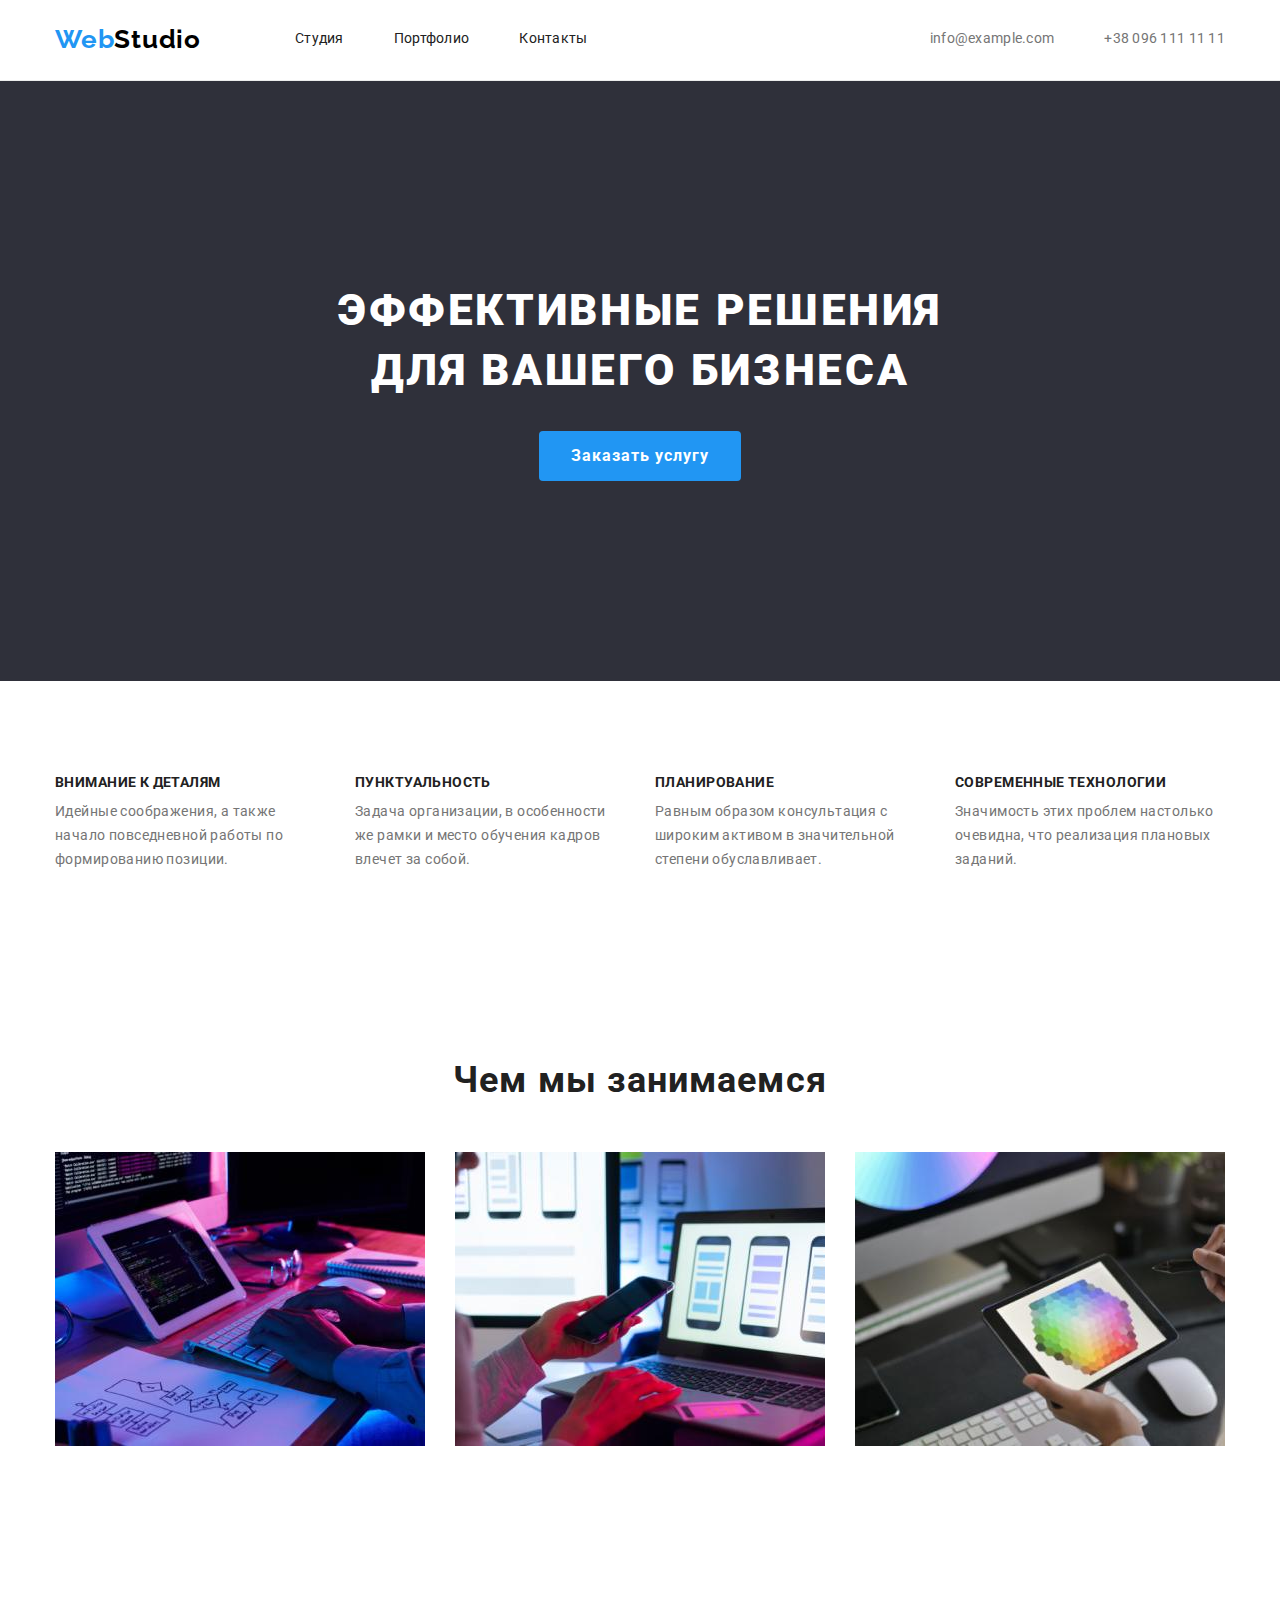
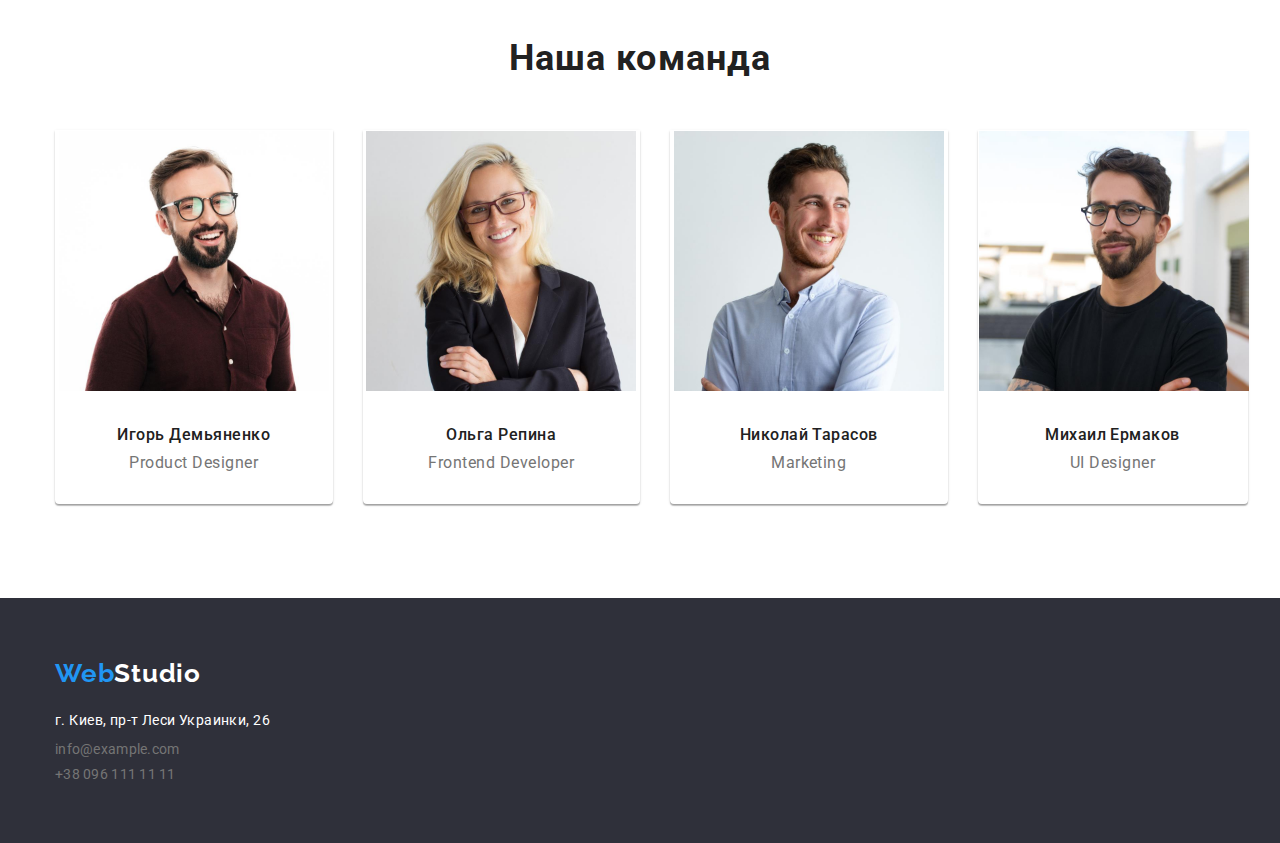
<file: index.html>
<!DOCTYPE html>
<html lang="ru">

<head>
    <meta charset="UTF-8">
    <meta http-equiv="X-UA-Compatible" content="IE=edge">
    <meta name="viewport" content="width=device-width, initial-scale=1.0">
    <title><goit-markup-hw-03></title>
    <link rel="preconnect" href="https://fonts.gstatic.com">
    <link rel="stylesheet" href="https://cdnjs.cloudflare.com/ajax/libs/modern-normalize/1.0.0/modern-normalize.css">
    <link
        href="https://fonts.googleapis.com/css2?family=Raleway:wght@700&family=Roboto:wght@400;500;700;900&display=swap"
        rel="stylesheet">
    <link rel="stylesheet" href="./css/styles.css">
</head>

<body>
    <!--Верхняя линия-->
    <header>
        <div class="container top-line">
            <nav class="nav-top-line">
                <a class="link-logo" href="index.html"><span class="web">Web</span><span class="studio">Studio</span></a>
                <ul class="list nav">

                    <li class="item"><a class="link-nav" href="./index.html">Студия</a></li>
                    <li class="item"><a class="link-nav" href="./portfolio.html">Портфолио</a></li>
                    <li class="item"><a class="link-nav" href="">Контакты</a></li>
                    
                </ul>
            </nav>
            <ul class="list contact">

                <li class="item"><a href="mailto:info@example.com">info@example.com</a></li>
                <li class="item"><a href="tel:+380961111111">+38 096 111 11 11</a></li>

            </ul>
        </div>
    </header>
    <main>
        <!--Шапка-->
        <section class="cap section">
            <div class="container">
                <h1 class="cap-title">Эффективные решения<br> для вашего бизнеса</h1>
                <button type="button" class="cap-button">Заказать услугу</button>
            </div>
        </section>
        <!--Особенности-->
        <section class="features section">
            <div class="container">
                <h2 class="hidden-title">#</h2>
                <ul class="list features-list">

                    <li class="features-item">
                        <h3 class="features-title">Внимание к деталям</h3>
                        <p class="features-text">Идейные соображения, а также начало повседневной работы по формированию позиции.</p>
                    </li>

                    <li class="features-item">
                        <h3 class="features-title">Пунктуальность</h3>
                        <p class="features-text">Задача организации, в особенности же рамки и место обучения кадров влечет за собой.</p>
                    </li>

                    <li class="features-item">
                        <h3 class="features-title">Планирование</h3>
                        <p class="features-text">Равным образом консультация с широким активом в значительной степени обуславливает.</p>
                    </li>

                    <li class="features-item">
                        <h3 class="features-title">Современные технологии</h3>
                        <p class="features-text">Значимость этих проблем настолько очевидна, что реализация плановых заданий.</p>
                    </li>

                </ul>
            </div>
        </section>
        <!--Чем мы занимаемся-->
        <section class="we-do section">
            <div class="container">
                <h2 class="header-two-level">Чем мы занимаемся</h2>
                <ul class="list we-do-list">

                    <li class="we-do-item"><img src="./images/imageshomework1/boxone.jpg" alt="Руки человека, который печатает на клавиатуре" width="370"></li>
                    <li class="we-do-item"><img src="./images/imageshomework1/boxtwo.jpg" alt="Телефон в женских руках" width="370"></li>
                    <li class="we-do-item"><img src="./images/imageshomework1/boxtree.jpg" alt="Планшет с изображением палитры цветов в женских руках" width="370"></li>

                </ul>
            </div>
        </section>
        <!--Наша команда-->
        <section class="team section">
            <div class="container">
                <h2 class="header-two-level">Наша команда</h2>
                <ul class="list team-list">

                    <li class="team-card">
                        <img class="team-photo" src="./images/imageshomework1/oneimg.jpg" alt="Фото мужчины" width="270">
                        <h4 class="team-title">Игорь Демьяненко</h4>
                        <p class="team-text">Product Designer</p>
                    </li>

                    <li class="team-card">
                        <img class="team-photo" src="./images/imageshomework1/twoimg.jpg" alt="Фото женщины" width="270">
                        <h4 class="team-title">Ольга Репина</h4>
                        <p class="team-text">Frontend Developer</p>
                    </li>

                    <li class="team-card">
                        <img class="team-photo" src="./images/imageshomework1/treeimg.jpg" alt="Фото мужчины" width="270">
                        <h4 class="team-title">Николай Тарасов</h4>
                        <p class="team-text">Marketing</p>
                    </li>

                    <li class="team-card">
                        <img class="team-photo" src="./images/imageshomework1/fourimg.jpg" alt="Фото мужчины" width="270">
                        <h4 class="team-title">Михаил Ермаков</h4>
                        <p class="team-text">UI Designer</p>
                    </li>

                </ul>
            </div>
        </section>
    </main>
    <!--Подвал-->
    <footer class="footer">
        <div class="container">
            <a href="index.html" class="footer-logo"><span class="web">Web</span><span class="studio studio-footer">Studio</span></a>
            <address>

                <span class="address">г. Киев, пр-т Леси Украинки, 26<br></span>
                <div class="list contact contact-footer">
                    <a class="address-mail" href="mailto:info@example.com">info@example.com<br></a>
                    <a class="address-tel" href="tel:+380961111111">+38 096 111 11 11</a>
                </div>

            </address>
        </div>
    </footer>
</body>
</html>
</file>
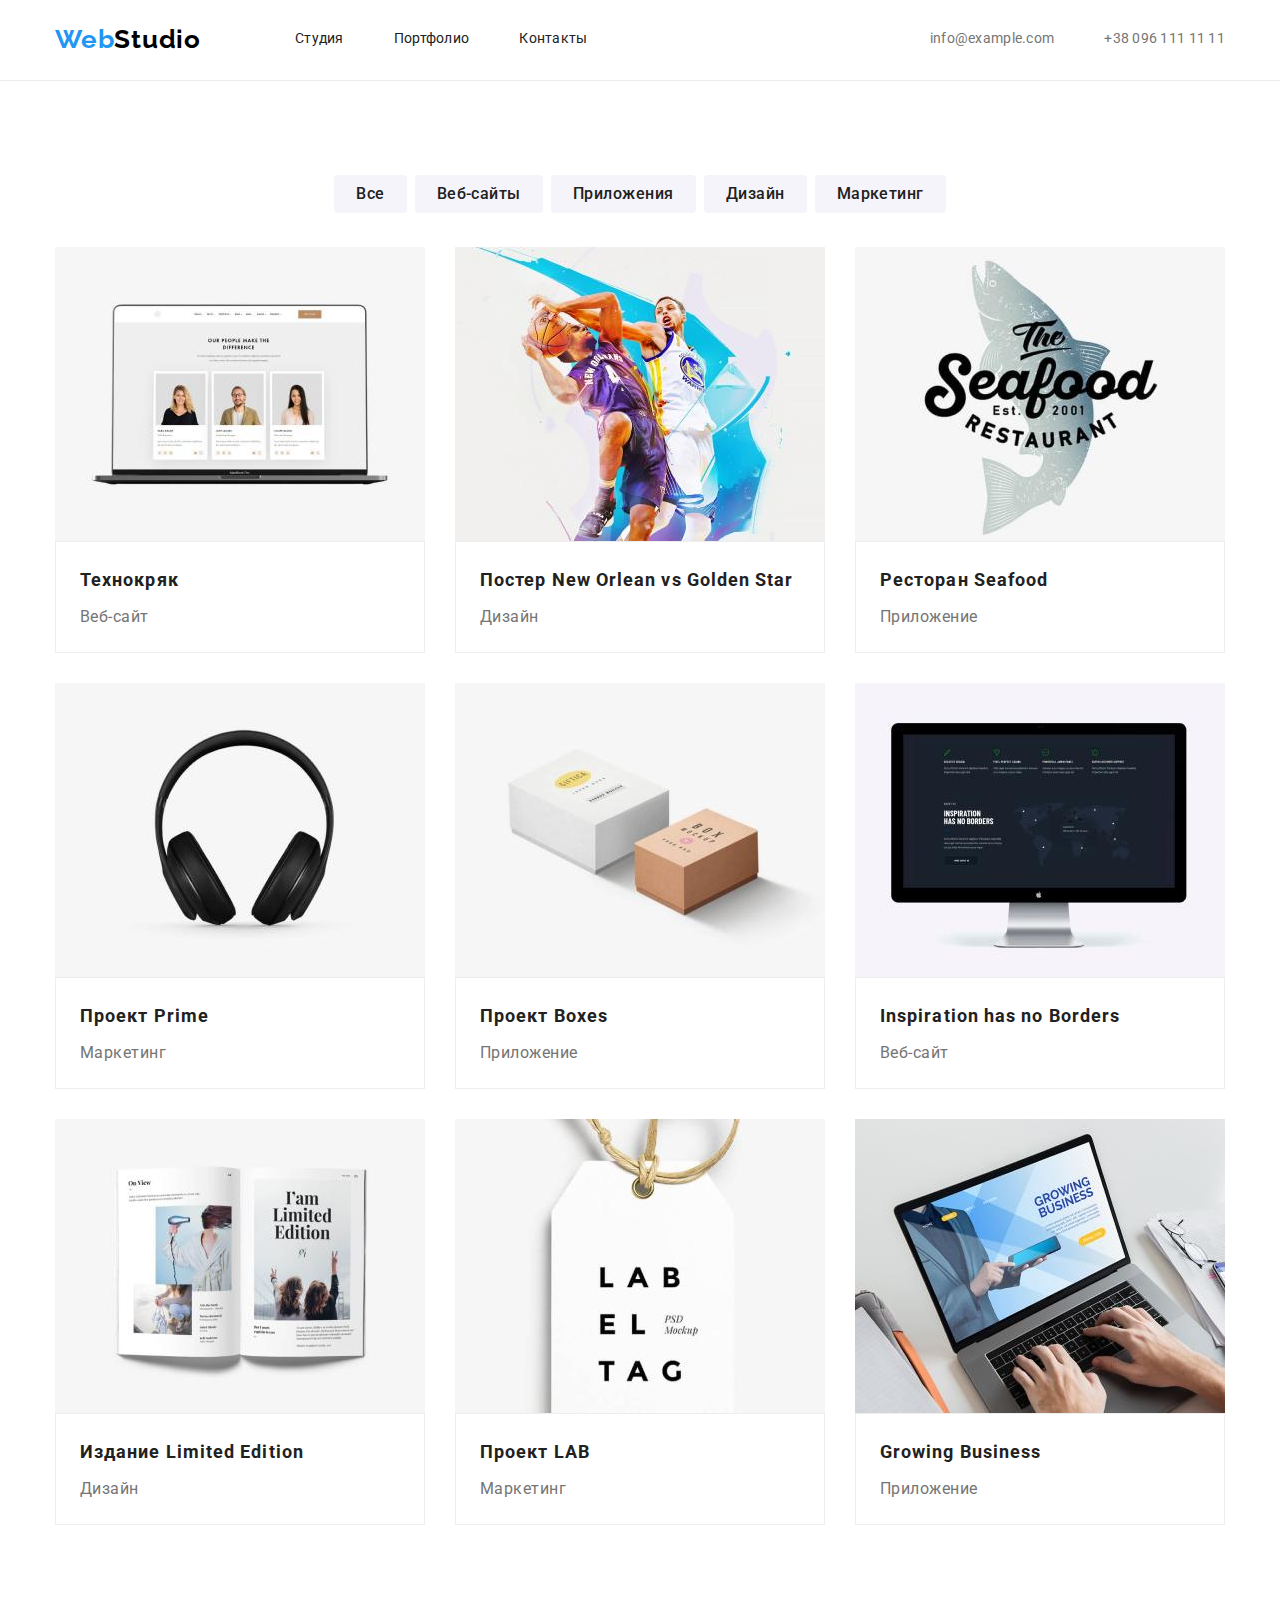
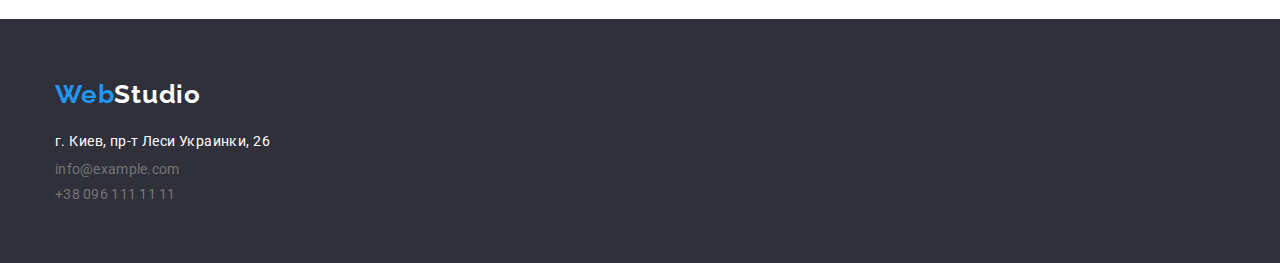
<file: portfolio.html>
<!DOCTYPE html>
<html lang="ru">

<head>
    <meta charset="UTF-8">
    <meta http-equiv="X-UA-Compatible" content="IE=edge">
    <meta name="viewport" content="width=device-width, initial-scale=1.0">
    <title><goit-markup-hw-03></title>
    <link rel="preconnect" href="https://fonts.gstatic.com">
    <link rel="stylesheet" href="https://cdnjs.cloudflare.com/ajax/libs/modern-normalize/1.0.0/modern-normalize.css">
    <link
        href="https://fonts.googleapis.com/css2?family=Raleway:wght@700&family=Roboto:wght@400;500;700;900&display=swap"
        rel="stylesheet">
    <link rel="stylesheet" href="./css/styles.css">
</head>

<body>
    <!--Верхняя линия-->
    <header>
        <div class="container top-line">
            <nav class="nav-top-line">
                <a class="link-logo" href="index.html"><span class="web">Web</span><span class="studio">Studio</span></a>
                <ul class="list nav">
                    <li  class="item"><a class="link-nav" href="./index.html">Студия</a></li>
                    <li  class="item"><a class="link-nav" href="./portfolio.html">Портфолио</a></li>
                    <li  class="item"><a class="link-nav" href="">Контакты</a></li>
                </ul>
            </nav>
            <ul class="list contact">
                <li  class="item"><a href="mailto:info@example.com">info@example.com</a></li>
                <li  class="item"><a href="tel:+380961111111">+38 096 111 11 11</a></li>
            </ul>
        </div>
    </header>
    <main>
        <section class="portfolio section">
            <div class="container">
                <h1 class="hidden-title">#Скрытый заголовок#</h1>
                <ul class="list portfolio-filter">
                    <li class="button-item"><button class="button" type="button">Все</button></li>
                    <li class="button-item"><button class="button" type="button">Веб-сайты</button></li>
                    <li class="button-item"><button class="button" type="button">Приложения</button></li>
                    <li class="button-item"><button class="button" type="button">Дизайн</button></li>
                    <li class="button-item"><button class="button" type="button">Маркетинг</button></li>
                </ul>
                <ul class="list portfolio-list">
                    <li class="portfolio-item">
                        <div>
                            <img class="portfolio-photo" src="./images/imageshomework2/img-1.jpg" width="370" height="294" alt="Ноутбук с изображением фотокарточек">
                        </div>

                        <div class="border">
                            <h2 class="portfolio-title">Технокряк</h2>
                            <p class="portfolio-text">Веб-сайт</p>
                        </div>
                    </li>

                    <li class="portfolio-item">
                        <div>
                            <img class="portfolio-photo" src="./images/imageshomework2/img-2.jpg" width="370" height="294" alt="Два баскетболиста в прижке">
                        </div>

                        <div class="border">
                            <h2 class="portfolio-title">Постер New Orlean vs Golden Star</h2>
                            <p class="portfolio-text">Дизайн</p>
                        </div>
                    </li>

                    <li class="portfolio-item">
                        <div>
                            <img class="portfolio-photo" src="./images/imageshomework2/img-3.jpg" width="370" height="294" alt="Логотип ресторана в виде надписи на фоне рыбы">
                        </div>

                        <div class="border">
                            <h2 class="portfolio-title">Ресторан Seafood</h2>
                            <p class="portfolio-text">Приложение</p>
                        </div>
                    </li>

                    <li class="portfolio-item">
                        <div>
                            <img class="portfolio-photo" src="./images/imageshomework2/img-4.jpg" width="370" height="294" alt="Навушники">
                        </div>

                        <div class="border">
                            <h2 class="portfolio-title">Проект Prime</h2>
                            <p class="portfolio-text">Маркетинг</p>
                        </div> 
                    </li>

                    <li class="portfolio-item">
                        <div>
                            <img class="portfolio-photo" src="./images/imageshomework2/img-5.jpg" width="370" height="294" alt="Две коробки, белая и коричневая">
                        </div>

                        <div class="border">
                            <h2 class="portfolio-title">Проект Boxes</h2>
                            <p class="portfolio-text">Приложение</p>
                        </div>
                    </li>

                    <li class="portfolio-item">
                        <div>
                            <img class="portfolio-photo" src="./images/imageshomework2/img-6.jpg" width="370" height="294" alt="Монитор">
                        </div>

                        <div class="border">
                            <h2 class="portfolio-title">Inspiration has no Borders</h2>
                            <p class="portfolio-text">Веб-сайт</p>
                        </div>
                    </li>

                    <li class="portfolio-item">
                        <div>
                            <img class="portfolio-photo" src="./images/imageshomework2/img-7.jpg" width="370" height="294" alt="Развернутая книга">
                        </div>

                        <div class="border">
                            <h2 class="portfolio-title">Издание Limited Edition</h2>
                            <p class="portfolio-text">Дизайн</p>
                        </div>
                    </li>

                    <li class="portfolio-item">
                        <div>
                            <img class="portfolio-photo" src="./images/imageshomework2/img-8.jpg" width="370" height="294" alt="Изображение лейбла">
                        </div>

                        <div class="border">
                            <h2 class="portfolio-title">Проект LAB</h2>
                            <p class="portfolio-text">Маркетинг</p>
                        </div>
                    </li>

                    <li class="portfolio-item">
                        <div>
                            <img class="portfolio-photo" src="./images/imageshomework2/img-9.jpg" width="370" height="294" alt="Печатающие руки на ноутбуке">
                        </div>

                        <div class="border">
                            <h2 class="portfolio-title">Growing Business</h2>
                            <p class="portfolio-text">Приложение</p>
                        </div>
                    </li>
                </ul>
            </div>
        </section>
    </main>
    <!--Подвал-->
    <footer class="footer">
        <div class="container">
            <a href="index.html" class="footer-logo"><span class="web">Web</span><span class="studio studio-footer">Studio</span></a>
            <address>
    
                <span class="address">г. Киев, пр-т Леси Украинки, 26</span>
                <div class="list contact contact-footer">
                    <a class="address-mail" href="mailto:info@example.com">info@example.com</a>
                    <a class="address-tel" href="tel:+380961111111">+38 096 111 11 11</a>
                </div>
    
            </address>
        </div>
    </footer>
</body>
</html>
</file>
<file: css/styles.css>
:root {
  --main-text-color: #212121;
  --two-main-color: #ffffff;
  --title-color: #757575;
  --button-color: #f5f4fa;
  --accent-color: #2196f3;
  --bg-color: #2f303a;
}

html {
  box-sizing: border-box;
}

*,
*::after,
*::before {
  box-sizing: inherit;
}

h1,
h2,
h3,
h4,
h5,
h6,
p,
ul {
  margin: 0;
}

body {
  font-family: "Roboto", "Raleway", sans-serif;
  font-style: normal;
  font-weight: normal;
  color: var(--main-text-color);
  background-color: var(--two-main-color);
}

.container {
  width: 1200px;
  padding-left: 15px;
  padding-right: 15px;
  margin-left: auto;
  margin-right: auto;
}
.section {
  padding-top: 94px;
  padding-bottom: 94px;
}

a {
  text-decoration: none;
  color: inherit;
}

.list {
  list-style: none;

  padding-left: 0px;
  margin-bottom: 0;
}

.web,
.studio {
  font-family: Raleway;
  font-weight: bold;
  font-size: 26px;
  line-height: 1.19;
  letter-spacing: 0.03em;
  color: var(--accent-color);
}

.studio {
  color: #000000;
}

.studio-footer {
  color: var(--two-main-color);
}

a:hover,
a:focus {
  color: var(--accent-color);
  cursor: pointer;
}

button:hover,
button:focus {
  color: var(--bg-color);
  cursor: pointer;
}

header {
  padding-top: 24px;
  padding-bottom: 25px;
  display: flex;
  border-bottom: 1px solid #ececec;
}

.top-line,
.nav-top-line {
  display: flex;
  align-items: center;
}

.nav {
  font-size: 14px;
  line-height: 1.14;
  letter-spacing: 0.02em;
  color: var(--main-text-color);

  display: flex;
}

.item:not(:last-child) {
  margin-right: 50px;
}

.link-logo {
  margin-right: 94px;
}

.contact {
  font-style: normal;
  font-size: 14px;
  line-height: 1.14;
  letter-spacing: 0.02em;
  color: var(--title-color);
  margin-left: auto;

  display: flex;
}

.hidden-title {
  position: absolute !important;
  clip: rect(1px 1px 1px 1px);
  clip: rect(1px, 1px, 1px, 1px);
  padding: 0 !important;
  border: 0 !important;
  height: 1px !important;
  width: 1px !important;
  overflow: hidden;
}
/* Шапка */
.cap {
  background: var(--bg-color);
  text-align: center;

  padding-top: 200px;
  padding-bottom: 200px;
}

.cap-title {
  font-weight: 900;
  font-size: 44px;
  line-height: 1.36;
  letter-spacing: 0.06em;
  text-transform: uppercase;
  color: var(--two-main-color);

  margin-bottom: 30px;
}

.cap-button {
  font-weight: bold;
  font-size: 16px;
  line-height: 1.87;
  letter-spacing: 0.06em;
  border: none;

  color: var(--two-main-color);
  background-color: var(--accent-color);

  padding: 10px 32px;
  border-radius: 4px;
}

/* Особенности */

.features-list {
  display: flex;
  flex-wrap: wrap;
  margin-right: -30px;
}

.features-item:not(:last-child) {
  margin-right: 30px;
  flex-basis: calc((100% - 90px) / 4);
}

.features-item {
  max-width: 270px;
}

.features-title {
  font-weight: bold;
  font-size: 14px;
  line-height: 1.14;
  letter-spacing: 0.03em;
  text-transform: uppercase;
  color: var(--main-text-color);
  margin-bottom: 10px;
}

.features-text {
  font-size: 14px;
  line-height: 1.71;
  letter-spacing: 0.03em;
  color: var(--title-color);
}

/* Чем мы занимаемся */
.we-do {
  text-align: center;
}

.we-do-list {
  display: flex;
  flex-wrap: wrap;
  margin-right: -30px;
}
.we-do-item:not(:last-child) {
  margin-right: 30px;
  flex-basis: calc((100% - 90px) / 3);
}

.header-two-level {
  font-weight: bold;
  font-size: 36px;
  line-height: 1.16;
  letter-spacing: 0.03em;

  margin-bottom: 50px;
}

/* Наша команда */
.team {
  text-align: center;
}

.team-list {
  display: flex;
  flex-wrap: wrap;
  margin-right: -30px;
}

.team-card {
  background: #ffffff;
  width: 270px;
  box-shadow: 0px 1px 3px rgba(0, 0, 0, 0.12), 0px 1px 1px rgba(0, 0, 0, 0.14),
    0px 2px 1px rgba(0, 0, 0, 0.2);
  border-radius: 0px 0px 4px 4px;
  border: 1px solid transparent;
}

.team-card:not(:last-child) {
  margin-right: 30px;
  flex-basis: calc((100% - 90px) / 4);
}

.team-photo {
  margin-bottom: 30px;
}

.team-title {
  font-weight: 500;
  font-size: 16px;
  line-height: 1.18;
  letter-spacing: 0.03em;
  margin-bottom: 10px;
}

.team-text {
  font-size: 16px;
  line-height: 1.18;
  letter-spacing: 0.03em;
  color: var(--title-color);
  margin-bottom: 30px;
}
/* Футер */
.footer {
  background: var(--bg-color);

  padding-top: 60px;
  padding-bottom: 60px;
}
.footer .container {
  display: block;
}
.footer-logo {
  display: block;
  margin-bottom: 20px;
}

.address {
  display: block;
  font-style: normal;
  font-size: 14px;
  line-height: 1.71;
  letter-spacing: 0.03em;
  color: var(--two-main-color);
  margin-bottom: 9px;
}
.contact-footer {
  display: block;
}
.address-mail {
  display: block;
  margin-bottom: 9px;
}

/* Страница портфолио */
.portfolio {
  text-align: center;
}

.portfolio-filter {
  display: inline-flex;
  margin-bottom: 34px;
}

.button {
  font-weight: 500;
  font-size: 16px;
  line-height: 1.62;
  letter-spacing: 0.03em;

  color: var(--main-text-color);
  background-color: var(--button-color);
  border: none;
  border-radius: 4px;

  padding: 6px 22px;
}
.button-item:not(:last-child) {
  margin-right: 8px;
}

.button:hover,
.button:focus {
  color: var(--two-main-color);
  background-color: var(--accent-color);
}

.portfolio-list {
  display: flex;
  flex-wrap: wrap;
  margin-right: -30px;
  margin-bottom: -30px;
}

.portfolio-item {
  flex-basis: calc(100% / 3 - 30px);
  margin-right: 30px;
  margin-bottom: 30px;
}

.border {
  background: #ffffff;
  border: 1px solid #eeeeee;
  box-sizing: border-box;
  padding-top: 20px;
  padding-right: 24px;
  padding-bottom: 20px;
  padding-left: 24px;
  text-align: left;
  max-width: 370px;
}

.portfolio-photo {
  display: block;
}

.portfolio-title {
  font-weight: bold;
  font-size: 18px;
  line-height: 2;
  letter-spacing: 0.06em;
  color: var(--main-text-color);
  margin-bottom: 4px;
}

.portfolio-text {
  font-size: 16px;
  line-height: 1.87;
  letter-spacing: 0.03em;
  color: var(--title-color);
}
</file>
